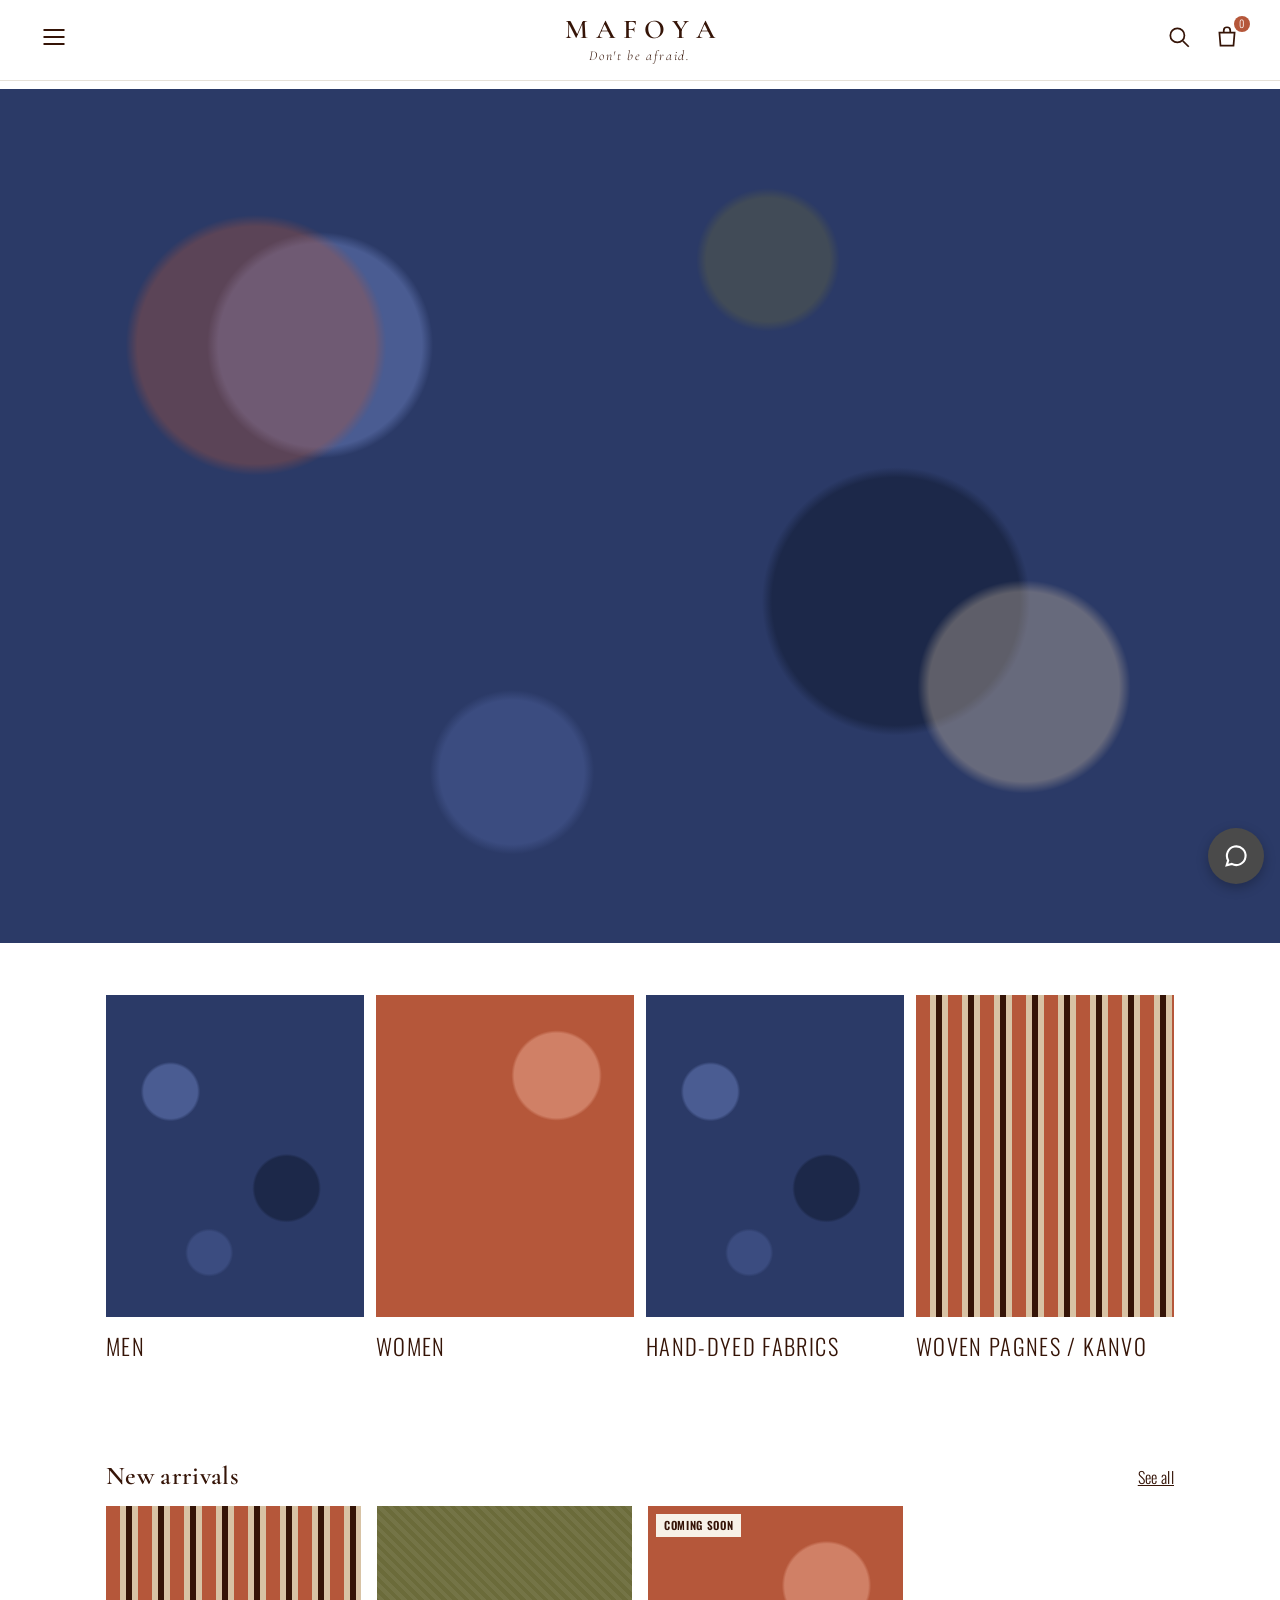
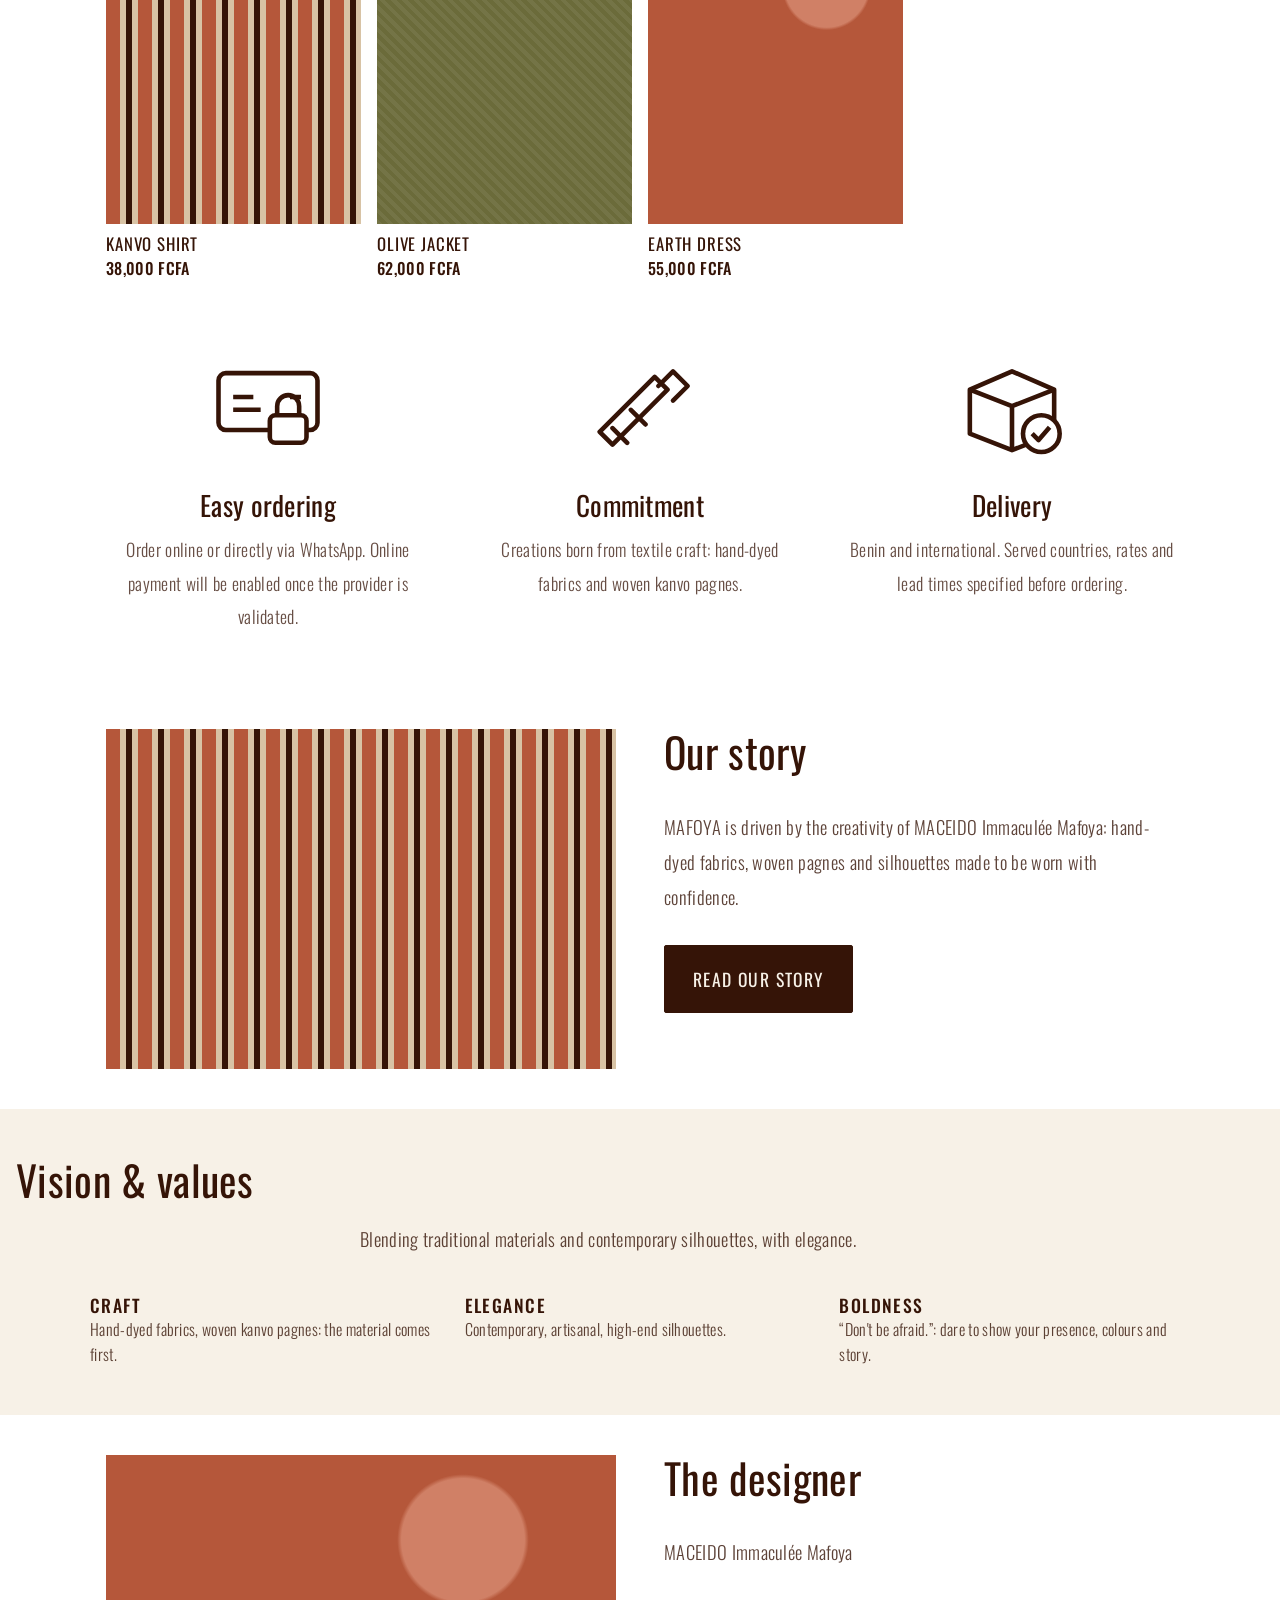
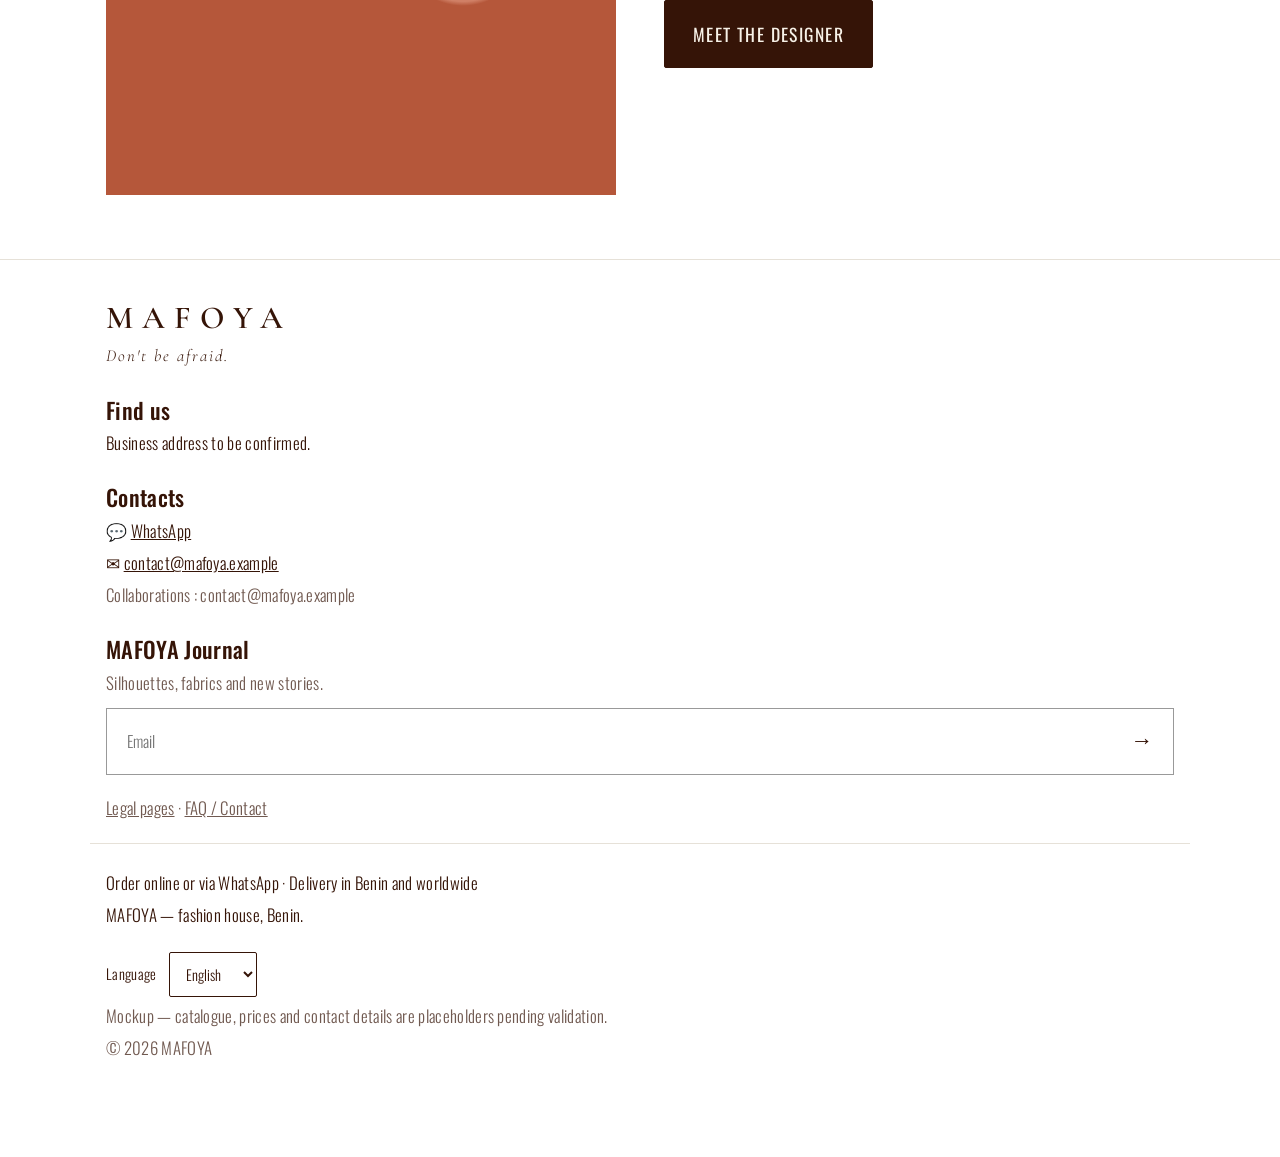
<file: index.html>
<!doctype html>
<html lang="fr">
<head>
  <meta charset="utf-8">
  <meta name="viewport" content="width=device-width, initial-scale=1">
  <title>MAFOYA — N'aie pas peur.</title>
  <meta name="description" content="MAFOYA : mode, tissus teints à la main et pagnes tissés kanvo.">
  <link rel="preconnect" href="https://fonts.googleapis.com">
  <link rel="preconnect" href="https://fonts.gstatic.com" crossorigin>
  <link href="https://fonts.googleapis.com/css2?family=Cormorant+Garamond:ital,wght@0,500;0,600;1,500&family=Oswald:wght@300;400;500&display=swap" rel="stylesheet">
  <link rel="stylesheet" href="css/style.css">
</head>
<body>
  <header class="site-header">
    <button class="icon-btn" id="burger" aria-label="Menu" aria-expanded="false" aria-controls="drawer">
      <svg viewBox="0 0 24 24" width="28" height="28" fill="none" stroke="currentColor" stroke-width="1.6"><path d="M3 6h18M3 12h18M3 18h18"/></svg>
    </button>
    <a class="brand" href="#/" aria-label="MAFOYA">
      <span class="brand-name">MAFOYA</span>
      <span class="brand-tag" data-i18n="tagline"></span>
    </a>
    <div class="header-actions">
      <a class="icon-btn" href="#/shop?focus=1" id="search-link" aria-label="Rechercher">
        <svg viewBox="0 0 24 24" width="26" height="26" fill="none" stroke="currentColor" stroke-width="1.6"><circle cx="10.5" cy="10.5" r="6.5"/><path d="M15.5 15.5 21 21"/></svg>
      </a>
      <a class="icon-btn cart-link" href="#/cart" aria-label="Panier">
        <svg viewBox="0 0 24 24" width="26" height="26" fill="none" stroke="currentColor" stroke-width="1.6"><path d="M5 8h14l-1 12H6L5 8Z"/><path d="M9 8V6a3 3 0 0 1 6 0v2"/></svg>
        <span class="cart-count" id="cart-count">0</span>
      </a>
    </div>
  </header>
  <div class="overlay" id="overlay"></div>
  <aside class="drawer" id="drawer" aria-label="Menu">
    <button class="icon-btn close" id="drawer-close" aria-label="Fermer">✕</button>
    <nav class="nav" id="nav"></nav>
    <label class="lang-select"><span id="drawer-lang-label"></span><select id="lang-drawer" aria-label="Langue"><option value="fr">Français</option><option value="en">English</option></select></label>
  </aside>
  <main id="app" tabindex="-1"></main>
  <footer class="site-footer" id="footer"></footer>
  <a class="fab" id="fab" target="_blank" rel="noopener" aria-label="WhatsApp">
    <svg viewBox="0 0 24 24" width="28" height="28" fill="none" stroke="currentColor" stroke-width="1.8"><path d="M4 20l1.3-4.2A8 8 0 1 1 8.4 18.8L4 20Z"/></svg>
  </a>
  <div class="toast" id="toast" role="status" aria-live="polite"></div>
  <script src="js/config.js"></script>
  <script src="js/data.js"></script>
  <script src="js/i18n.js"></script>
  <script src="js/app.js"></script>
</body>
</html>
</file>
<file: css/style.css>
:root {
  --brown: #351407; --ivory: #F7F1E7; --sand: #D8C3A5; --white: #fff;
  --indigo: #2B3A67; --terracotta: #B5573A; --olive: #6B6B3A;
  --bg: #fff; --serif: "Cormorant Garamond", Georgia, serif; --sans: Oswald, "Arial Narrow", sans-serif;
  --gutter: 16px;
}
* { box-sizing: border-box; }
body { margin: 0; background: var(--bg); font-weight: 300; letter-spacing: .02em; color: var(--brown); font-family: var(--sans); line-height: 1.55; }
a { color: inherit; }
h1, h2, h3, .brand-name { font-family: var(--serif); font-weight: 600; line-height: 1.15; }
h1 { font-size: clamp(2rem, 6vw, 3rem); margin: 0 0 .5em; }
h2 { font-size: 1.6rem; margin: 1.6em 0 .6em; }
h3 { font-size: 1.2rem; margin: .6em 0 .1em; }
.muted { opacity: .7; } .small { font-size: .85rem; }
.site-header { position: sticky; top: 0; z-index: 20; display: grid; grid-template-columns: 1fr auto 1fr; align-items: center; padding: 10px var(--gutter); background: var(--bg); border-bottom: 1px solid #e6e1d8; }
.brand { text-decoration: none; text-align: center; }
.header-actions { justify-content: flex-end; }
#burger { justify-self: start; }
.brand-name { display: block; font-size: 1.7rem; letter-spacing: .28em; padding-left: .28em; }
.brand-tag { display: block; font-family: var(--serif); font-style: italic; letter-spacing: .12em; font-size: .85rem; margin: 0; }
.header-actions { display: flex; align-items: center; gap: 6px; }
.icon-btn, .lang-btn { background: none; border: 0; font: inherit; color: inherit; cursor: pointer; font-size: 1.3rem; padding: 6px 8px; text-decoration: none; position: relative; }
.lang-btn { font-size: .8rem; font-weight: 600; letter-spacing: .08em; border: 1px solid var(--brown); border-radius: 4px; padding: 4px 8px; }
.cart-count { position: absolute; top: -2px; right: -2px; background: var(--terracotta); color: #fff; font-size: .65rem; min-width: 16px; height: 16px; border-radius: 8px; display: grid; place-items: center; font-family: var(--sans); }
main { min-height: 70vh; outline: none; }
.section { max-width: 1100px; margin: 0 auto; padding: 32px var(--gutter); }
.section.narrow { max-width: 720px; }
.section-head { display: flex; justify-content: space-between; align-items: baseline; }
.btn { display: inline-block; background: var(--brown); color: var(--ivory); border: 1px solid var(--brown); padding: 12px 22px; font: 600 .85rem var(--sans); letter-spacing: .08em; text-transform: uppercase; text-decoration: none; cursor: pointer; border-radius: 2px; }
.btn.ghost { background: transparent; color: var(--brown); }
.btn.wa { background: #1f6b3a; border-color: #1f6b3a; color: #fff; }
.btn[disabled] { opacity: .45; cursor: not-allowed; }
.hero { background: var(--indigo); color: var(--ivory); position: relative; overflow: hidden; }
.hero::before { content: ""; position: absolute; inset: 0; opacity: .35; background: radial-gradient(circle at 20% 30%, var(--terracotta) 0 10%, transparent 11%), radial-gradient(circle at 80% 70%, var(--sand) 0 8%, transparent 9%), radial-gradient(circle at 60% 20%, var(--olive) 0 6%, transparent 7%); }
.hero-inner { position: relative; max-width: 1100px; margin: 0 auto; padding: 72px var(--gutter); }
.hero p { max-width: 520px; font-size: 1.05rem; }
.hero-cta { display: flex; gap: 12px; flex-wrap: wrap; margin-top: 24px; }
.hero .btn { background: var(--ivory); color: var(--brown); border-color: var(--ivory); }
.hero .btn.ghost { background: transparent; color: var(--ivory); }
.tiles { display: grid; grid-template-columns: 1fr 1fr; gap: 12px; }
.tiles.three { grid-template-columns: 1fr; }
.cat-tile { position: relative; aspect-ratio: 4/3; display: flex; align-items: flex-end; padding: 16px; color: #fff; text-decoration: none; font: 600 1.5rem var(--serif); background-size: auto; }
.grid { display: grid; grid-template-columns: repeat(2, 1fr); gap: 16px 12px; }
.card { text-decoration: none; display: block; }
.card-visual, .product-visual { position: relative; aspect-ratio: 3/4; overflow: hidden; background: var(--sand); }
.swatch { width: 100%; height: 100%; }
.card h3 { font-size: 1.1rem; } .price { margin: 0; font-weight: 500; } .price.big { font-size: 1.4rem; }
.badge { position: absolute; top: 8px; left: 8px; background: var(--ivory); font-size: .7rem; font-weight: 600; padding: 3px 8px; letter-spacing: .06em; text-transform: uppercase; }
p > .badge { position: static; display: inline-block; border: 1px solid var(--brown); }
.badge.soldout { background: var(--brown); color: var(--ivory); }
.filters { display: flex; flex-direction: column; gap: 12px; margin-bottom: 20px; }
.chips { display: flex; gap: 8px; flex-wrap: wrap; margin: 12px 0; }
.chip { border: 1px solid var(--brown); border-radius: 999px; padding: 6px 16px; text-decoration: none; font-size: .85rem; }
.chip.on { background: var(--brown); color: var(--ivory); }
.tools { display: flex; gap: 8px; }
input, select, textarea { font: inherit; color: inherit; background: var(--white); border: 1px solid var(--sand); border-radius: 2px; padding: 10px 12px; width: 100%; }
.tools input { flex: 1; } .tools select { width: auto; }
.product-grid { display: grid; gap: 24px; }
.back { display: inline-block; margin-bottom: 16px; text-decoration: none; }
form label { display: block; margin: 12px 0; font-size: .85rem; font-weight: 500; }
form label > * { margin-top: 4px; }
.actions { display: flex; gap: 10px; flex-wrap: wrap; margin: 20px 0 12px; }
.story-band { text-align: center; background: var(--sand); max-width: none; }
.story-band p { max-width: 560px; margin: 0 auto 20px; }
.quote { font: italic 1.6rem var(--serif); border-left: 3px solid var(--terracotta); padding-left: 16px; }
details { border-bottom: 1px solid var(--sand); padding: 12px 0; } summary { cursor: pointer; font-weight: 600; }
.lines { list-style: none; padding: 0; margin: 0; }
.line { display: flex; gap: 12px; align-items: center; padding: 12px 0; border-bottom: 1px solid var(--sand); }
.line-visual { width: 64px; height: 80px; flex: none; overflow: hidden; }
.line-info { flex: 1; display: flex; flex-direction: column; font-size: .9rem; }
.line-price { text-align: right; display: flex; flex-direction: column; align-items: flex-end; font-weight: 500; }
.link { background: none; border: 0; text-decoration: underline; cursor: pointer; font: inherit; font-size: .8rem; color: var(--terracotta); padding: 0; }
.totals { margin: 16px 0; } .totals > div { display: flex; justify-content: space-between; gap: 12px; padding: 4px 0; }
.toast { position: fixed; bottom: 20px; left: 50%; transform: translate(-50%, 20px); background: var(--brown); color: var(--ivory); padding: 10px 18px; border-radius: 4px; opacity: 0; pointer-events: none; transition: .25s; z-index: 50; }
.toast.show { opacity: 1; transform: translate(-50%, 0); }
/* Motifs de substitution (aperçus de matières) */
.batik-indigo { background: radial-gradient(circle at 25% 30%, #4a5c92 0 9%, transparent 10%), radial-gradient(circle at 70% 60%, #1c2849 0 12%, transparent 13%), radial-gradient(circle at 40% 80%, #3b4c80 0 7%, transparent 8%), var(--indigo); }
.kanvo { background: repeating-linear-gradient(90deg, var(--terracotta) 0 14px, var(--sand) 14px 20px, var(--brown) 20px 26px, var(--sand) 26px 32px); }
.olive { background: repeating-linear-gradient(45deg, rgba(255,255,255,.06) 0 4px, transparent 4px 8px), var(--olive); }
.terracotta { background: radial-gradient(circle at 70% 25%, #d08066 0 14%, transparent 15%), var(--terracotta); }
@media (min-width: 760px) {
  .site-header { padding: 14px 32px; }
  .grid { grid-template-columns: repeat(4, 1fr); gap: 24px 16px; }
  .tiles.three { grid-template-columns: repeat(3, 1fr); }
  .filters { flex-direction: row; justify-content: space-between; align-items: center; }
  .product-grid { grid-template-columns: 1fr 1fr; gap: 48px; }
  .hero-inner { padding: 120px 32px; }
}

/* ---- Accueil, tiroir, pied de page (structure de référence) ---- */
.btn, .lang-btn, label, input, select, textarea { font-family: var(--sans); }
.btn { font-weight: 400; }
.overlay { position: fixed; inset: 0; background: rgba(0,0,0,.4); opacity: 0; pointer-events: none; transition: .25s; z-index: 30; }
.overlay.open { opacity: 1; pointer-events: auto; }
.drawer { position: fixed; top: 0; bottom: 0; left: 0; width: min(86%, 340px); background: var(--bg); z-index: 40; transform: translateX(-100%); transition: transform .25s; padding: 56px 24px 24px; overflow-y: auto; }
.drawer.open { transform: none; }
.drawer .close { position: absolute; top: 10px; left: 12px; }
.nav { display: flex; flex-direction: column; }
.nav a { text-decoration: none; padding: 14px 0; border-bottom: 1px solid #eee; font-size: 1.15rem; text-transform: uppercase; letter-spacing: .08em; }
.nav a.on { font-weight: 500; }
.lang-select { display: flex; align-items: center; gap: 12px; margin-top: 24px; font-size: .9rem; }
.lang-select select { width: auto; border-color: var(--brown); }
.hero-link { display: block; margin-top: 8px; }
.slot { position: relative; overflow: hidden; background: #efece6; }
.slot img, .slot .swatch { width: 100%; height: 100%; object-fit: cover; display: block; }
.slot.hero { aspect-ratio: 3/2; } .slot.tall { aspect-ratio: 4/5; } .slot.wide { aspect-ratio: 3/2; }
.slot.portrait { max-width: 420px; margin-bottom: 16px; }
.block { max-width: 1100px; margin: 0 auto; padding: 28px var(--gutter); }
.cat-grid { display: grid; grid-template-columns: 1fr 1fr; gap: 20px 12px; margin-top: 24px; }
.cat-card { text-decoration: none; }
.cat-card span { display: block; margin-top: 12px; font-size: 1.4rem; text-transform: uppercase; letter-spacing: .06em; }
.reassure-block { display: grid; gap: 48px; padding: 56px var(--gutter); text-align: center; }
.reassure .r-icon { width: 110px; margin: 0 auto 28px; }
.reassure h3 { font-family: var(--sans); font-weight: 400; font-size: 1.7rem; margin: 0 0 12px; }
.reassure p { max-width: 460px; margin: 0 auto; font-size: 1.1rem; opacity: .75; line-height: 1.9; }
.story { padding-top: 40px; padding-bottom: 40px; }
.story .slot { margin-bottom: 28px; }
h2.big { font-family: var(--sans); font-weight: 400; font-size: 2.6rem; line-height: 1.1; margin: 0 0 16px; text-transform: none; }
.story p, .vision .lead { font-size: 1.15rem; opacity: .8; max-width: 560px; line-height: 1.9; }
.story .btn { margin-top: 12px; padding: 20px 28px; font-size: 1.1rem; }
.vision { background: #f7f1e7; max-width: none; padding: 48px var(--gutter); }
.vision > * { max-width: 1100px; margin-left: auto; margin-right: auto; }
.values { display: grid; gap: 24px; margin-top: 28px; }
.value h3 { font-family: var(--sans); font-weight: 500; text-transform: uppercase; letter-spacing: .08em; font-size: 1.1rem; }
.value p { margin: 0; opacity: .8; }
.site-footer { border-top: 1px solid #e6e1d8; margin-top: 24px; }
.foot-inner { max-width: 1100px; margin: 0 auto; padding: 40px var(--gutter) 16px; }
.site-footer .brand-name { font-size: 2rem; text-align: left; padding: 0; }
.site-footer .brand-tag { text-align: left; }
.site-footer h3 { font-family: var(--sans); font-weight: 500; font-size: 1.4rem; margin: 28px 0 8px; }
.site-footer p { margin: 6px 0; font-size: 1.05rem; }
.journal { display: flex; border: 1px solid #999; margin: 12px 0 20px; }
.journal input { border: 0; background: transparent; padding: 20px; }
.journal button { border: 0; background: none; font-size: 1.4rem; padding: 0 20px; cursor: pointer; color: inherit; }
.foot-line { border-top: 1px solid #e6e1d8; max-width: 1100px; margin: 0 auto; padding: 20px var(--gutter) 90px; }
.fab { position: fixed; right: 16px; bottom: 16px; width: 56px; height: 56px; border-radius: 50%; background: #4a4a4a; color: #fff; display: grid; place-items: center; z-index: 25; box-shadow: 0 4px 12px rgba(0,0,0,.25); }
@media (min-width: 760px) {
  .cat-grid { grid-template-columns: repeat(4, 1fr); }
  .reassure-block { grid-template-columns: repeat(3, 1fr); }
  .values { grid-template-columns: repeat(3, 1fr); }
  .story { display: grid; grid-template-columns: 1fr 1fr; column-gap: 48px; align-items: center; }
  .story .slot { grid-row: 1 / span 4; margin: 0; }
  .story .btn { justify-self: start; }
}

/* ---- Fiche produit & panier ---- */
.crumbs { font-size: .85rem; opacity: .7; margin-bottom: 16px; text-transform: uppercase; letter-spacing: .06em; }
.crumbs a { text-decoration: none; }
.product-grid { display: grid; gap: 28px; }
.product-visual .slot { width: 100%; }
.product-info h1 { font-family: var(--sans); font-weight: 400; font-size: 2rem; text-transform: uppercase; letter-spacing: .04em; margin: 4px 0 8px; }
.sku { margin: 0; font-size: .8rem; opacity: .6; text-transform: uppercase; letter-spacing: .1em; }
.opt-label { margin: 20px 0 8px; font-size: .85rem; text-transform: uppercase; letter-spacing: .08em; }
.pills { display: flex; gap: 8px; flex-wrap: wrap; }
.pill { position: relative; margin: 0; }
.pill input { position: absolute; opacity: 0; pointer-events: none; width: 1px; height: 1px; padding: 0; }
.pill span { display: inline-block; min-width: 52px; text-align: center; padding: 12px 18px; border: 1px solid var(--brown); border-radius: 999px; cursor: pointer; font-size: 1rem; }
.pill input:checked + span { background: var(--brown); color: #fff; }
.pill input:focus-visible + span { outline: 2px solid var(--terracotta); outline-offset: 2px; }
.pill.off span { opacity: .35; text-decoration: line-through; cursor: not-allowed; }
.shake { animation: shake .4s; } @keyframes shake { 25% { transform: translateX(-5px); } 75% { transform: translateX(5px); } }
.stepper { display: inline-flex; align-items: center; border: 1px solid var(--brown); }
.stepper button { width: 46px; height: 48px; background: none; border: 0; font-size: 1.3rem; cursor: pointer; color: inherit; font-family: var(--sans); }
.stepper input { width: 70px; border: 0; text-align: center; background: transparent; padding: 0; -moz-appearance: textfield; }
.stepper input::-webkit-outer-spin-button, .stepper input::-webkit-inner-spin-button { -webkit-appearance: none; }
.stepper.sm button { width: 34px; height: 34px; } .stepper.sm span { min-width: 54px; text-align: center; font-size: .95rem; }
.buy-actions { display: grid; gap: 12px; margin: 24px 0; }
.block-btn { width: 100%; padding: 18px; font-size: 1.05rem; text-align: center; }
.accordion details { border-top: 1px solid #e6e1d8; padding: 14px 0; } .accordion details:last-child { border-bottom: 1px solid #e6e1d8; }
.accordion summary { font-size: 1.05rem; text-transform: uppercase; letter-spacing: .06em; font-weight: 400; }
.accordion p { opacity: .8; line-height: 1.8; margin: 10px 0 0; }
.cart-page .lines, .empty-cart { max-width: 760px; margin-left: auto; margin-right: auto; }
.cart-page { max-width: 760px; }
.empty-cart { text-align: center; padding: 80px var(--gutter); }
.cart-page h1, .empty-cart h1 { font-family: var(--sans); font-weight: 400; font-size: 2rem; text-transform: uppercase; letter-spacing: .06em; margin: 0; }
.line { display: grid; grid-template-columns: 84px 1fr auto; gap: 16px; padding: 20px 0; border-bottom: 1px solid #e6e1d8; align-items: start; }
.line-visual { width: 84px; height: auto; }
.line-info { display: flex; flex-direction: column; gap: 2px; }
.line-info > a { text-decoration: none; font-size: 1.05rem; text-transform: uppercase; letter-spacing: .04em; }
.line-ctrl { display: flex; align-items: center; gap: 16px; margin-top: 10px; }
.total-row { display: flex; justify-content: space-between; font-size: 1.3rem; text-transform: uppercase; letter-spacing: .06em; }
.totals { margin: 20px 0 8px; }
.form label { text-transform: uppercase; letter-spacing: .06em; font-size: .8rem; }
.form input, .form textarea { border-color: #bbb; border-radius: 0; text-transform: none; }
@media (min-width: 760px) { .product-grid { grid-template-columns: 1.1fr 1fr; gap: 56px; } .buy-actions { grid-template-columns: 1fr; } }
/* Cartes produit : même rendu que la grille de référence */
.card-visual { aspect-ratio: 4/5; background: #efece6; }
.card h3 { font-family: var(--sans); font-weight: 400; text-transform: uppercase; letter-spacing: .05em; font-size: 1.05rem; margin: 10px 0 2px; }
</file>
